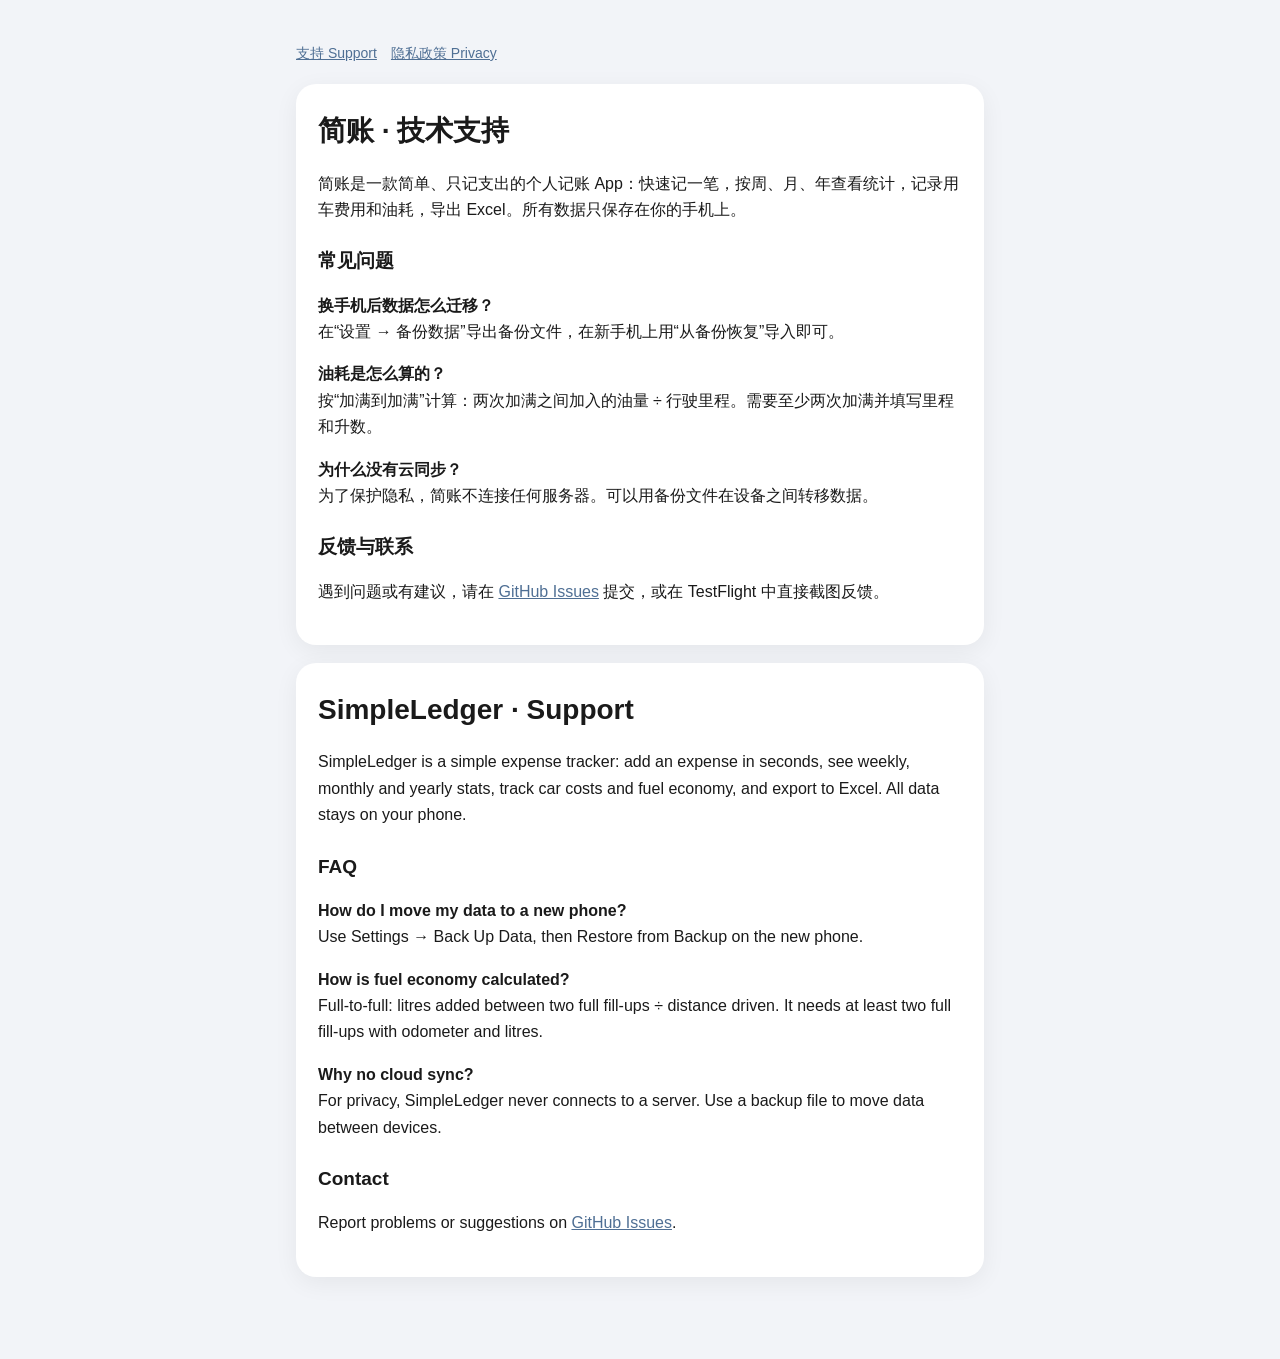
<file: index.html>
<!doctype html>
<html lang="zh-CN"><head><meta charset="utf-8"><meta name="viewport" content="width=device-width,initial-scale=1">
<title>简账 SimpleLedger · 支持 Support</title><link rel="stylesheet" href="style.css"></head>
<body><main>
<nav><a href="index.html">支持 Support</a><a href="privacy.html">隐私政策 Privacy</a></nav>
<div class="card">
<h1>简账 · 技术支持</h1>
<p>简账是一款简单、只记支出的个人记账 App：快速记一笔，按周、月、年查看统计，记录用车费用和油耗，导出 Excel。所有数据只保存在你的手机上。</p>
<h2>常见问题</h2>
<p><b>换手机后数据怎么迁移？</b><br>在“设置 → 备份数据”导出备份文件，在新手机上用“从备份恢复”导入即可。</p>
<p><b>油耗是怎么算的？</b><br>按“加满到加满”计算：两次加满之间加入的油量 ÷ 行驶里程。需要至少两次加满并填写里程和升数。</p>
<p><b>为什么没有云同步？</b><br>为了保护隐私，简账不连接任何服务器。可以用备份文件在设备之间转移数据。</p>
<h2>反馈与联系</h2>
<p>遇到问题或有建议，请在 <a href="https://github.com/oprfelix/simpleledger-site/issues">GitHub Issues</a> 提交，或在 TestFlight 中直接截图反馈。</p>
</div>
<div class="card" lang="en">
<h1>SimpleLedger · Support</h1>
<p>SimpleLedger is a simple expense tracker: add an expense in seconds, see weekly, monthly and yearly stats, track car costs and fuel economy, and export to Excel. All data stays on your phone.</p>
<h2>FAQ</h2>
<p><b>How do I move my data to a new phone?</b><br>Use Settings → Back Up Data, then Restore from Backup on the new phone.</p>
<p><b>How is fuel economy calculated?</b><br>Full-to-full: litres added between two full fill-ups ÷ distance driven. It needs at least two full fill-ups with odometer and litres.</p>
<p><b>Why no cloud sync?</b><br>For privacy, SimpleLedger never connects to a server. Use a backup file to move data between devices.</p>
<h2>Contact</h2>
<p>Report problems or suggestions on <a href="https://github.com/oprfelix/simpleledger-site/issues">GitHub Issues</a>.</p>
</div>
</main></body></html>
</file>
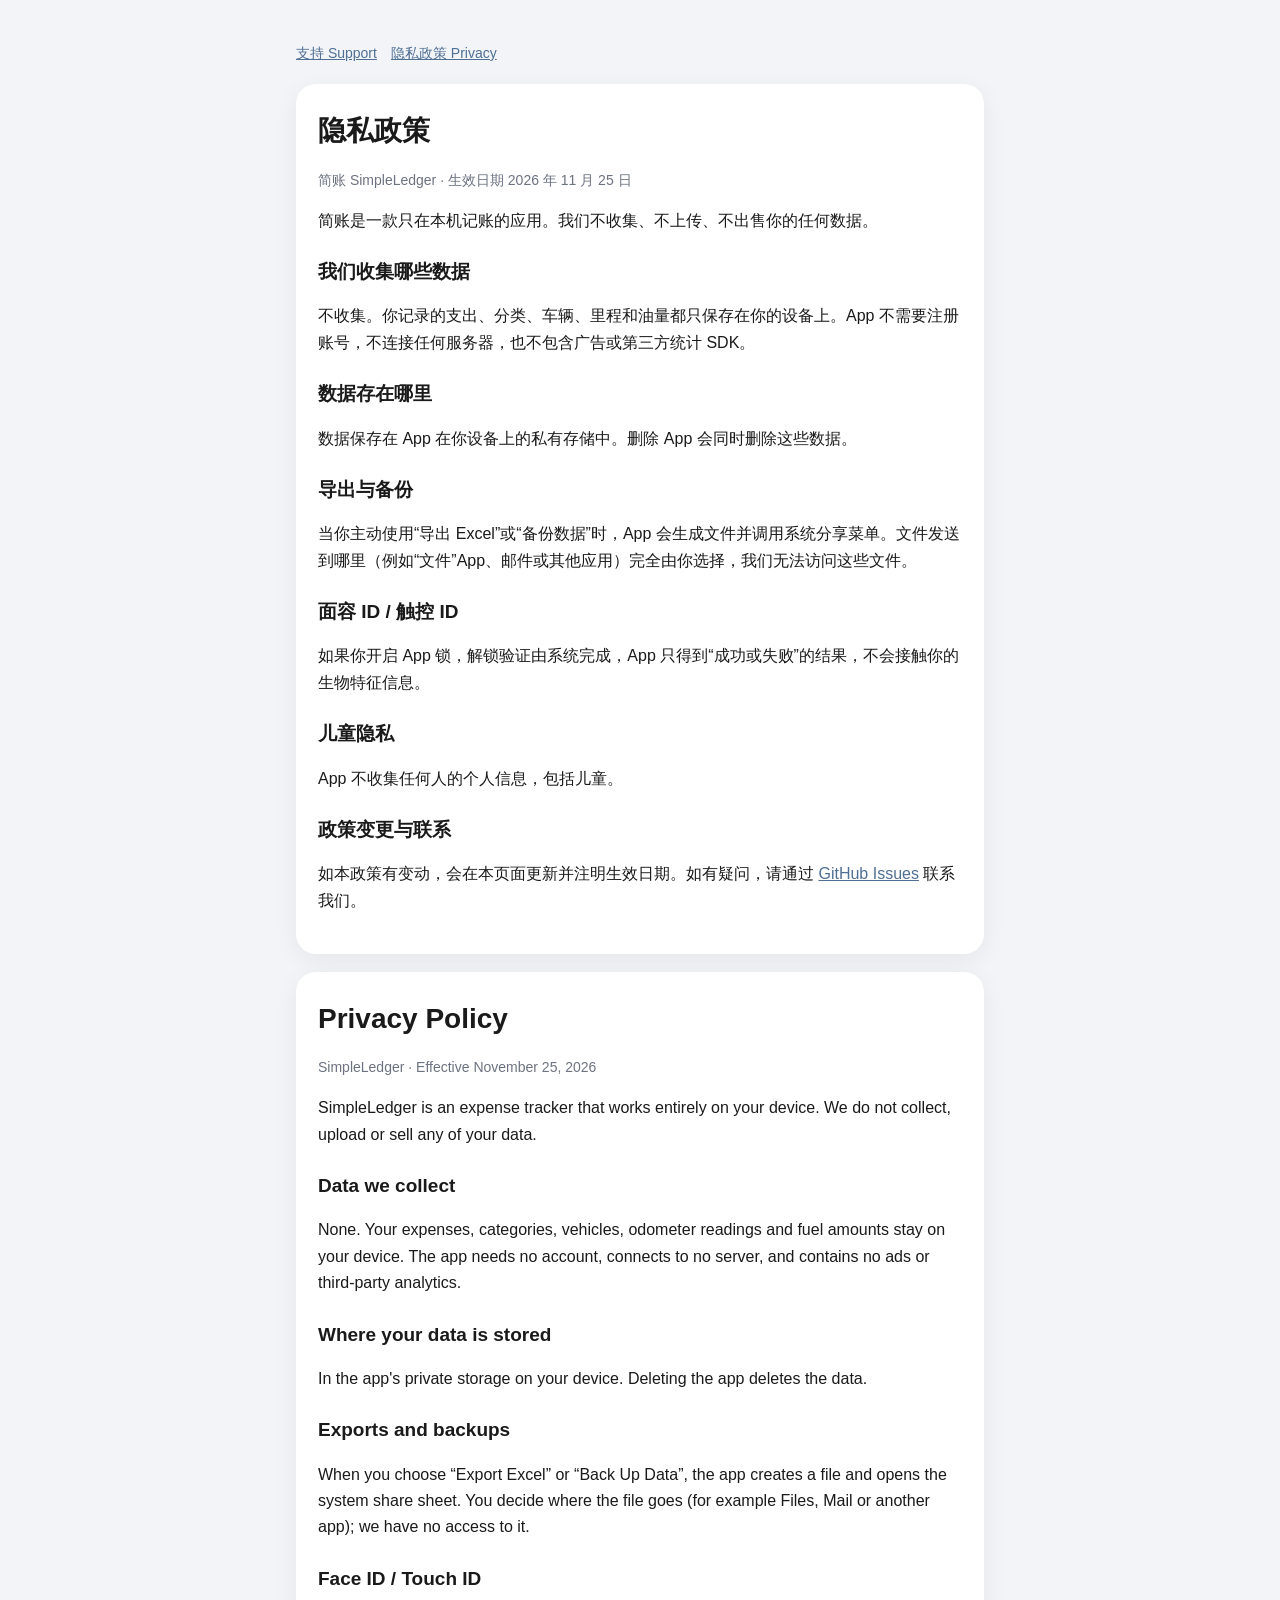
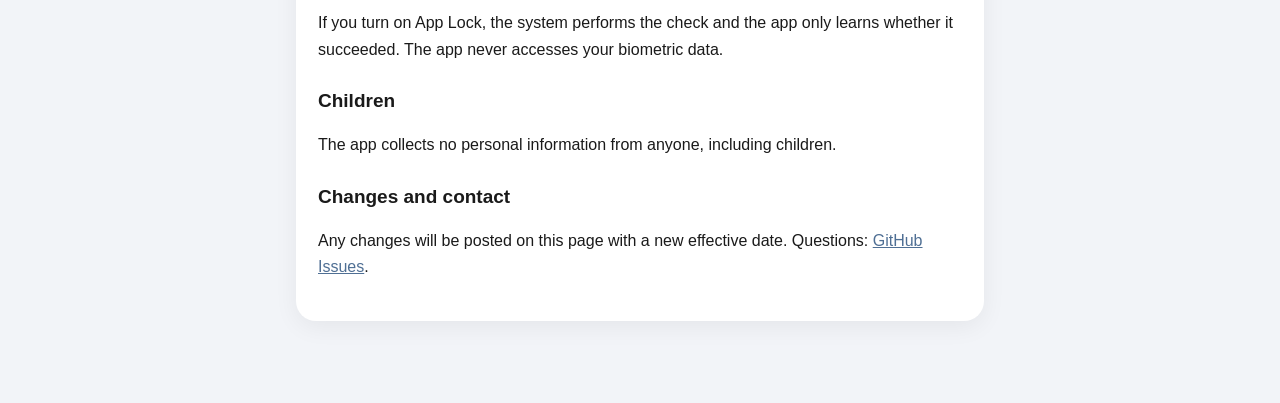
<file: privacy.html>
<!doctype html>
<html lang="zh-CN"><head><meta charset="utf-8"><meta name="viewport" content="width=device-width,initial-scale=1">
<title>简账 SimpleLedger · 隐私政策 Privacy Policy</title><link rel="stylesheet" href="style.css"></head>
<body><main>
<nav><a href="index.html">支持 Support</a><a href="privacy.html">隐私政策 Privacy</a></nav>
<div class="card">
<h1>隐私政策</h1><p class="muted">简账 SimpleLedger · 生效日期 2026 年 11 月 25 日</p>
<p>简账是一款只在本机记账的应用。我们不收集、不上传、不出售你的任何数据。</p>
<h2>我们收集哪些数据</h2>
<p>不收集。你记录的支出、分类、车辆、里程和油量都只保存在你的设备上。App 不需要注册账号，不连接任何服务器，也不包含广告或第三方统计 SDK。</p>
<h2>数据存在哪里</h2>
<p>数据保存在 App 在你设备上的私有存储中。删除 App 会同时删除这些数据。</p>
<h2>导出与备份</h2>
<p>当你主动使用“导出 Excel”或“备份数据”时，App 会生成文件并调用系统分享菜单。文件发送到哪里（例如“文件”App、邮件或其他应用）完全由你选择，我们无法访问这些文件。</p>
<h2>面容 ID / 触控 ID</h2>
<p>如果你开启 App 锁，解锁验证由系统完成，App 只得到“成功或失败”的结果，不会接触你的生物特征信息。</p>
<h2>儿童隐私</h2>
<p>App 不收集任何人的个人信息，包括儿童。</p>
<h2>政策变更与联系</h2>
<p>如本政策有变动，会在本页面更新并注明生效日期。如有疑问，请通过 <a href="https://github.com/oprfelix/simpleledger-site/issues">GitHub Issues</a> 联系我们。</p>
</div>
<div class="card" lang="en">
<h1>Privacy Policy</h1><p class="muted">SimpleLedger · Effective November 25, 2026</p>
<p>SimpleLedger is an expense tracker that works entirely on your device. We do not collect, upload or sell any of your data.</p>
<h2>Data we collect</h2>
<p>None. Your expenses, categories, vehicles, odometer readings and fuel amounts stay on your device. The app needs no account, connects to no server, and contains no ads or third-party analytics.</p>
<h2>Where your data is stored</h2>
<p>In the app's private storage on your device. Deleting the app deletes the data.</p>
<h2>Exports and backups</h2>
<p>When you choose “Export Excel” or “Back Up Data”, the app creates a file and opens the system share sheet. You decide where the file goes (for example Files, Mail or another app); we have no access to it.</p>
<h2>Face ID / Touch ID</h2>
<p>If you turn on App Lock, the system performs the check and the app only learns whether it succeeded. The app never accesses your biometric data.</p>
<h2>Children</h2>
<p>The app collects no personal information from anyone, including children.</p>
<h2>Changes and contact</h2>
<p>Any changes will be posted on this page with a new effective date. Questions: <a href="https://github.com/oprfelix/simpleledger-site/issues">GitHub Issues</a>.</p>
</div>
</main></body></html>
</file>
<file: style.css>
:root { --bg:#f2f4f8; --card:#ffffff; --ink:#1a1a1a; --muted:#6b7280; --accent:#4f6f94; }
@media (prefers-color-scheme: dark) { :root { --bg:#15171b; --card:#1f2228; --ink:#eceef2; --muted:#9aa1ad; --accent:#8faed3; } }
* { box-sizing: border-box; }
body { margin:0; background:var(--bg); color:var(--ink); font:16px/1.65 -apple-system,BlinkMacSystemFont,"PingFang SC","Helvetica Neue",Arial,sans-serif; }
main { max-width:720px; margin:0 auto; padding:40px 16px 64px; }
.card { background:var(--card); border-radius:20px; padding:24px 22px; margin:18px 0; box-shadow:0 6px 24px rgba(0,0,0,.06); }
h1 { font-size:28px; margin:0 0 4px; } h2 { font-size:19px; margin:22px 0 6px; } p, li { color:var(--ink); }
.muted { color:var(--muted); font-size:14px; } a { color:var(--accent); }
nav a { margin-right:14px; font-size:14px; }
</file>
